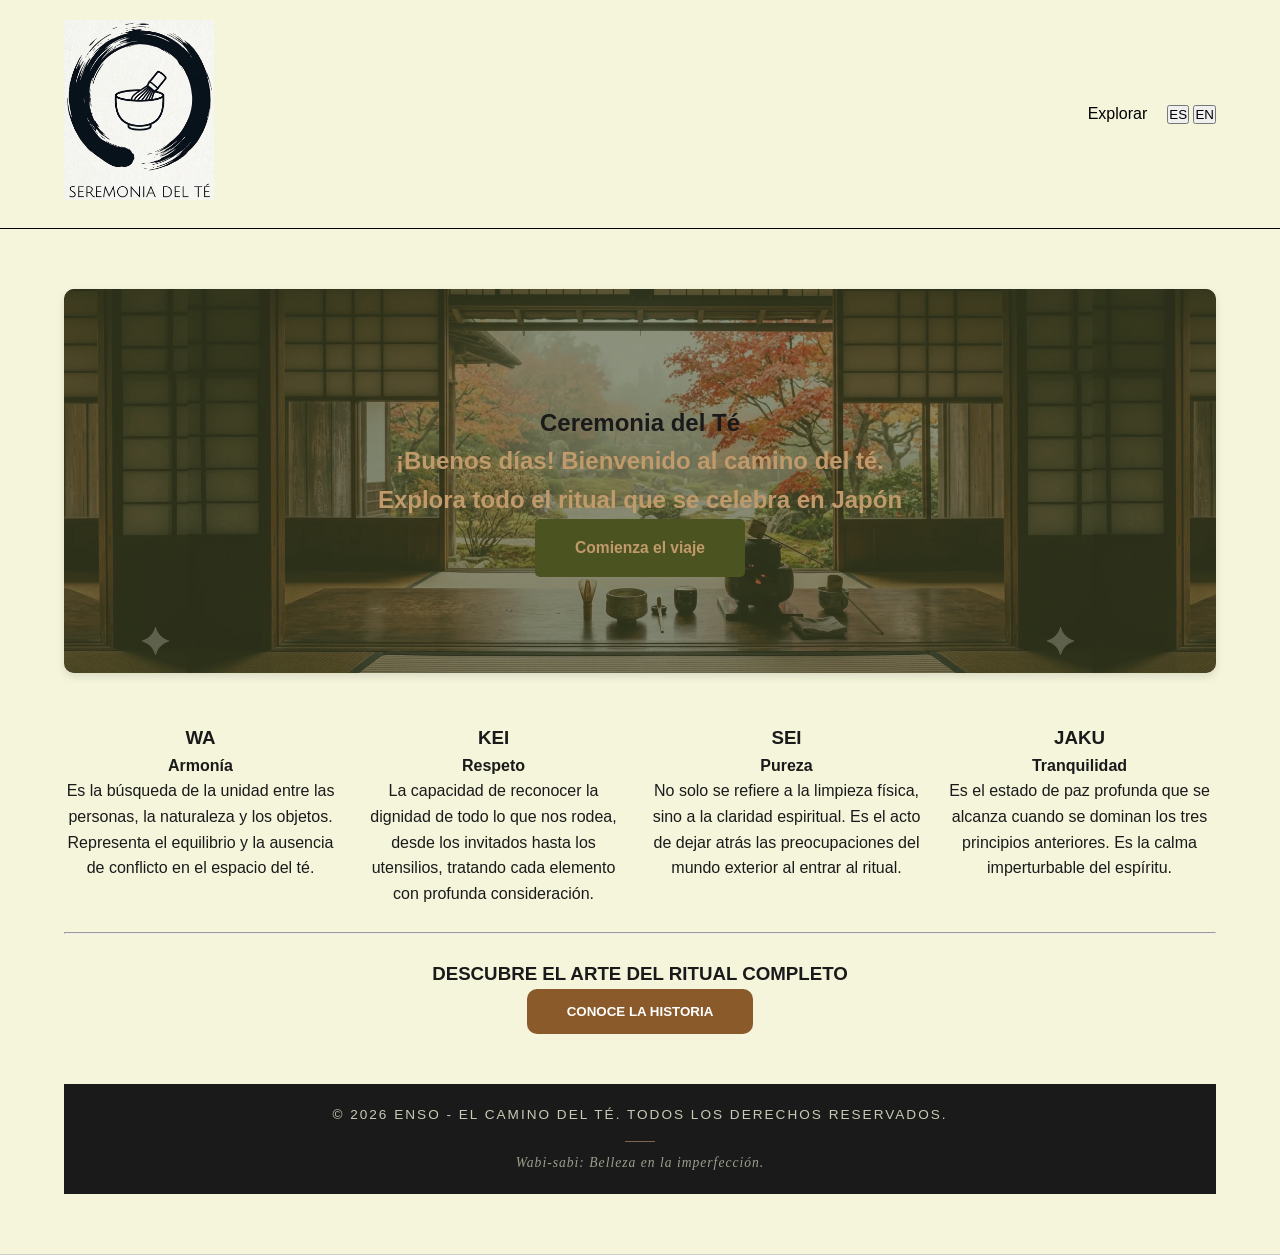
<file: index.html>
<!DOCTYPE html>
<html lang="es">
<head>
    <meta charset="UTF-8">
    <meta name="viewport" content="width=device-width, initial-scale=1.0">
    <title>Enso - Ceremonia del Té</title>
    <link rel="stylesheet" href="./css/styles.css">
</head>
<body>

    <header>
        <nav class="navbar">
            <div><img src="./Images/enso.webp" class="logo" alt="logo general de la página web, representa recipiente donde se prepara el matcha"></div>
            <ul class="nav-links">
                
                <li class="dropdown">
                    <a href="javascript:void(0)" class="dropbtn" data-section="header-index" data-value="explorar">Explorar</a>
                    <div class="dropdown-content">
                        <a href="./html/Historia.html" data-section="header-index" data-value="historia">Historia</a>
                        <a href="./html/ritual.html" data-section="header-index" data-value="ritual">Ritual</a>
                        <a href="./html/utencilios.html" data-section="header-index" data-value="utensilios">Utensilios</a>
                    </div>
                </li>
                <div>
                <button data-language="es">ES</button>
                <button data-language="en">EN</button>
                </div>
            </ul>
        </nav>
    </header>

    <section id="inicio">
        <div class="principal_img" >
        
    <h1 class="Colortext_Title" data-section="texts" data-value="title"> Ceremonia del Té</h1>
    <h2 id="saludo-dinamico" class="Colortext_secondary" data-section="saludos" data-value=""></h2>
    <h2 class="Colortext_secondary" data-section="texts" data-value="subtitle">Explora todo el ritual que se celebra en Japón</h2>

            <button class="btn-primary" onclick="window.location.href='./html/Historia.html'"><h3 class="Colortext_secondary" data-section="texts" data-value="button_1">Comienza el viaje</h3></button>
        </div>
        <div class="four-principles">
            <div>
                <h3>WA</h3>
                <p><b data-section="texts" data-value="wa">Armonía</b></p>
                <p data-section="texts" data-value="text_1">Es la búsqueda de la unidad entre las personas, la naturaleza y los objetos. Representa el equilibrio y la ausencia de conflicto en el espacio del té.</p>
            </div>
            <div>
                <h3 >KEI</h3>
                <p><b data-section="texts" data-value="KEI">Respeto</b></p>
                <p data-section="texts" data-value="text_2">La capacidad de reconocer la dignidad de todo lo que nos rodea, desde los invitados hasta los utensilios, tratando cada elemento con profunda consideración.</p>
            </div>
            <div>
                <h3>SEI</h3>
                <p><b data-section="texts" data-value="SEI">Pureza</b></p>
                <p data-section="texts" data-value="text_3">No solo se refiere a la limpieza física, sino a la claridad espiritual. Es el acto de dejar atrás las preocupaciones del mundo exterior al entrar al ritual.</p>
            </div>
            <div>
                <h3>JAKU</h3>
                <p><b data-section="texts" data-value="JAKU">Tranquilidad</b></p>
                <p data-section="texts" data-value="text_4">Es el estado de paz profunda que se alcanza cuando se dominan los tres principios anteriores. Es la calma imperturbable del espíritu.</p>
            </div>
        </div>
<br><hr> <br>
        <div >
            <h3 data-section="texts" data-value="subtitle_2">DESCUBRE EL ARTE DEL RITUAL COMPLETO</h3>
            <button class="btn-secondary"onclick="window.location.href='./html/Historia.html'" data-section="texts" data-value="button_2">CONOCE LA HISTORIA</button>
        </div>
   
<footer class="footer">
    <div class="footer-content">
        <p data-section="footer" data-value="text_1">&copy; 2026 Enso - El Camino del Té. Todos los derechos reservados.</p>
        <p data-section="footer" data-value="text_2">Wabi-sabi: Belleza en la imperfección.</p>
    </div>
</footer>

        <script src="./javaScript/Main.js"></script>

</body> 
</section>
    
</html>
</file>
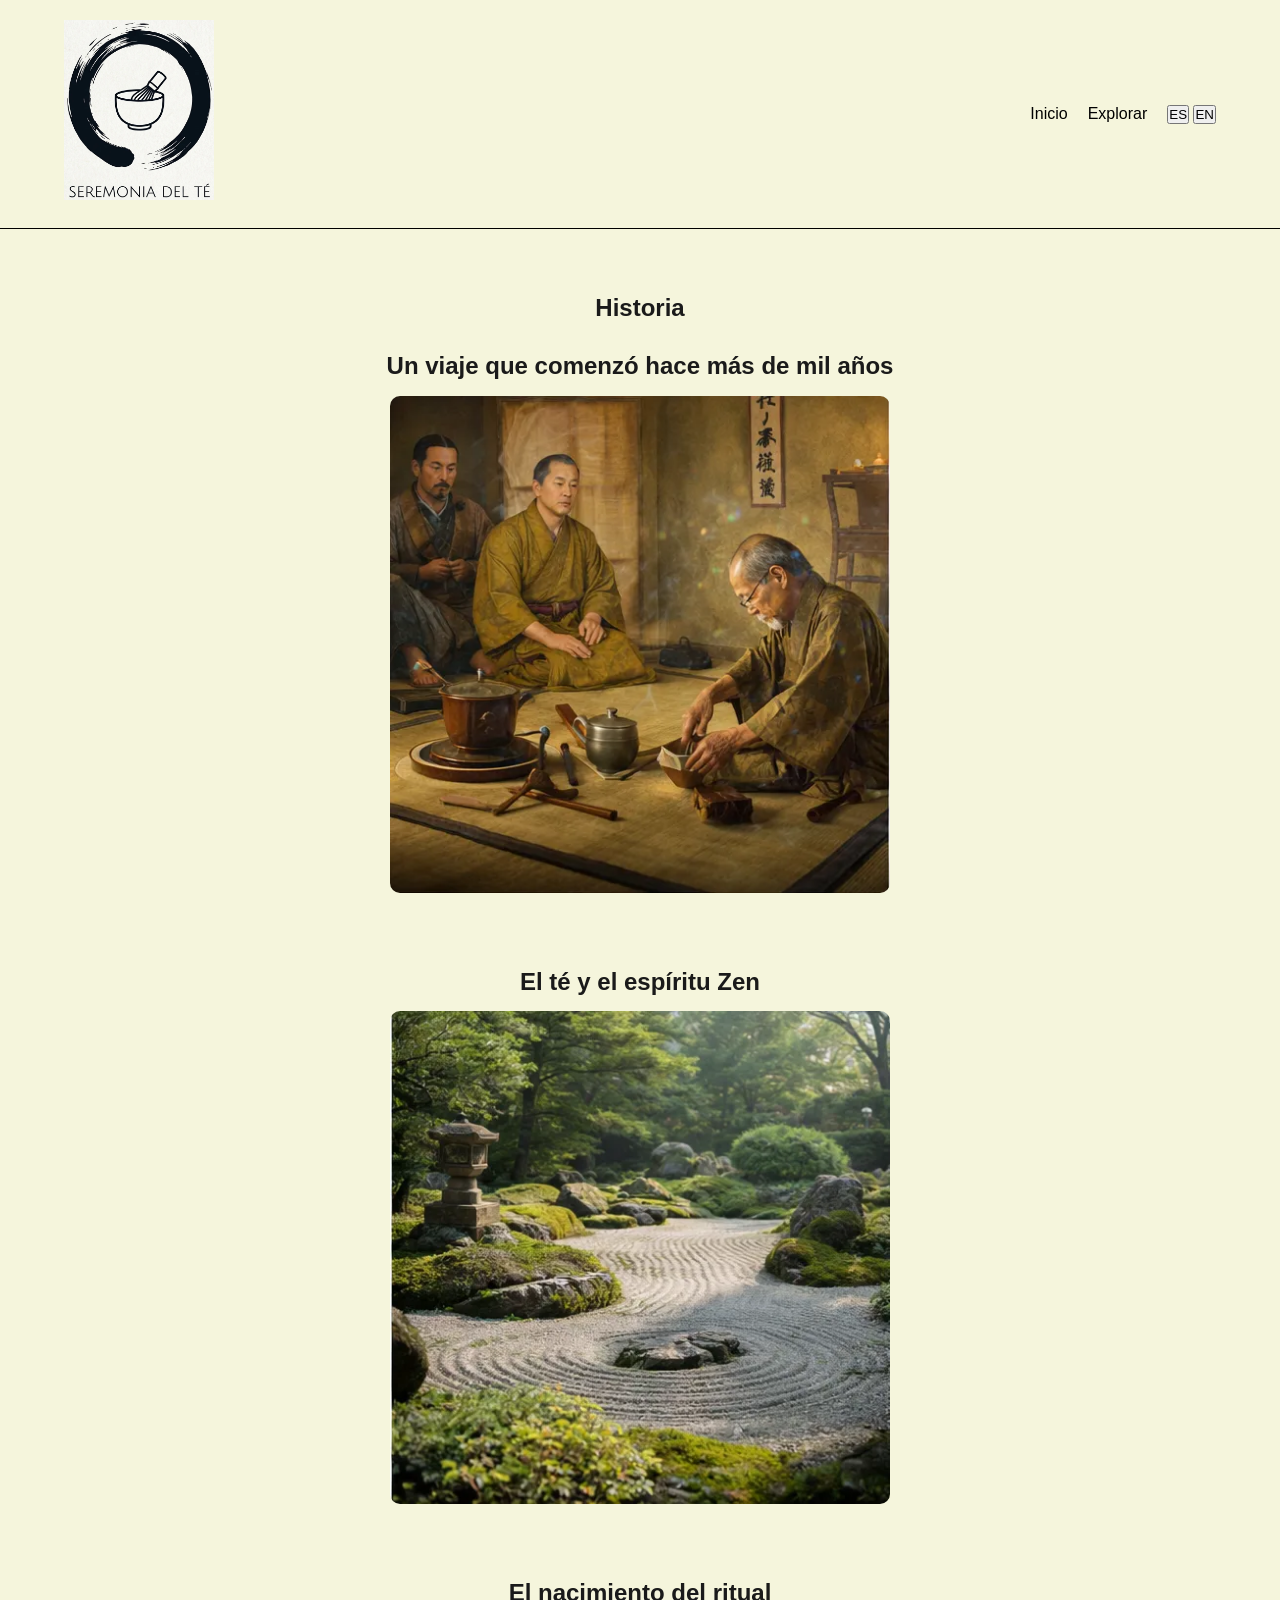
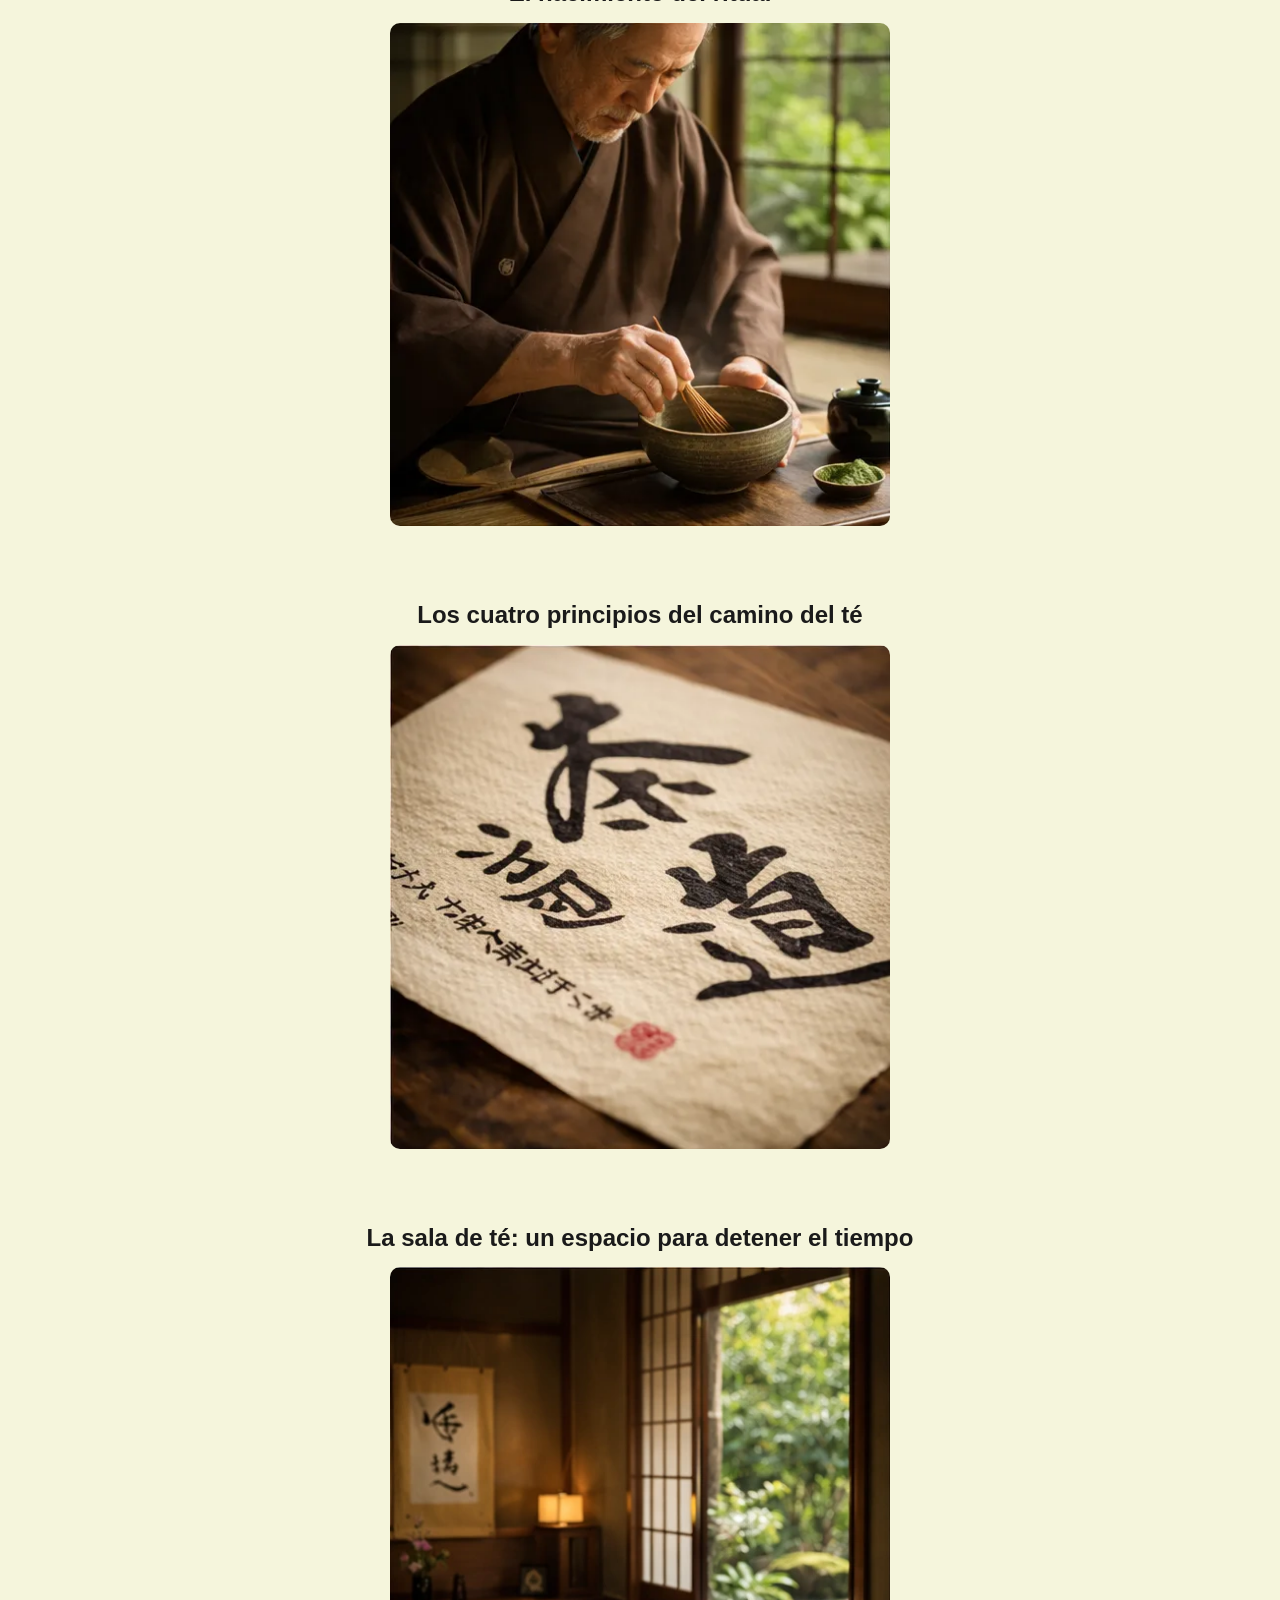
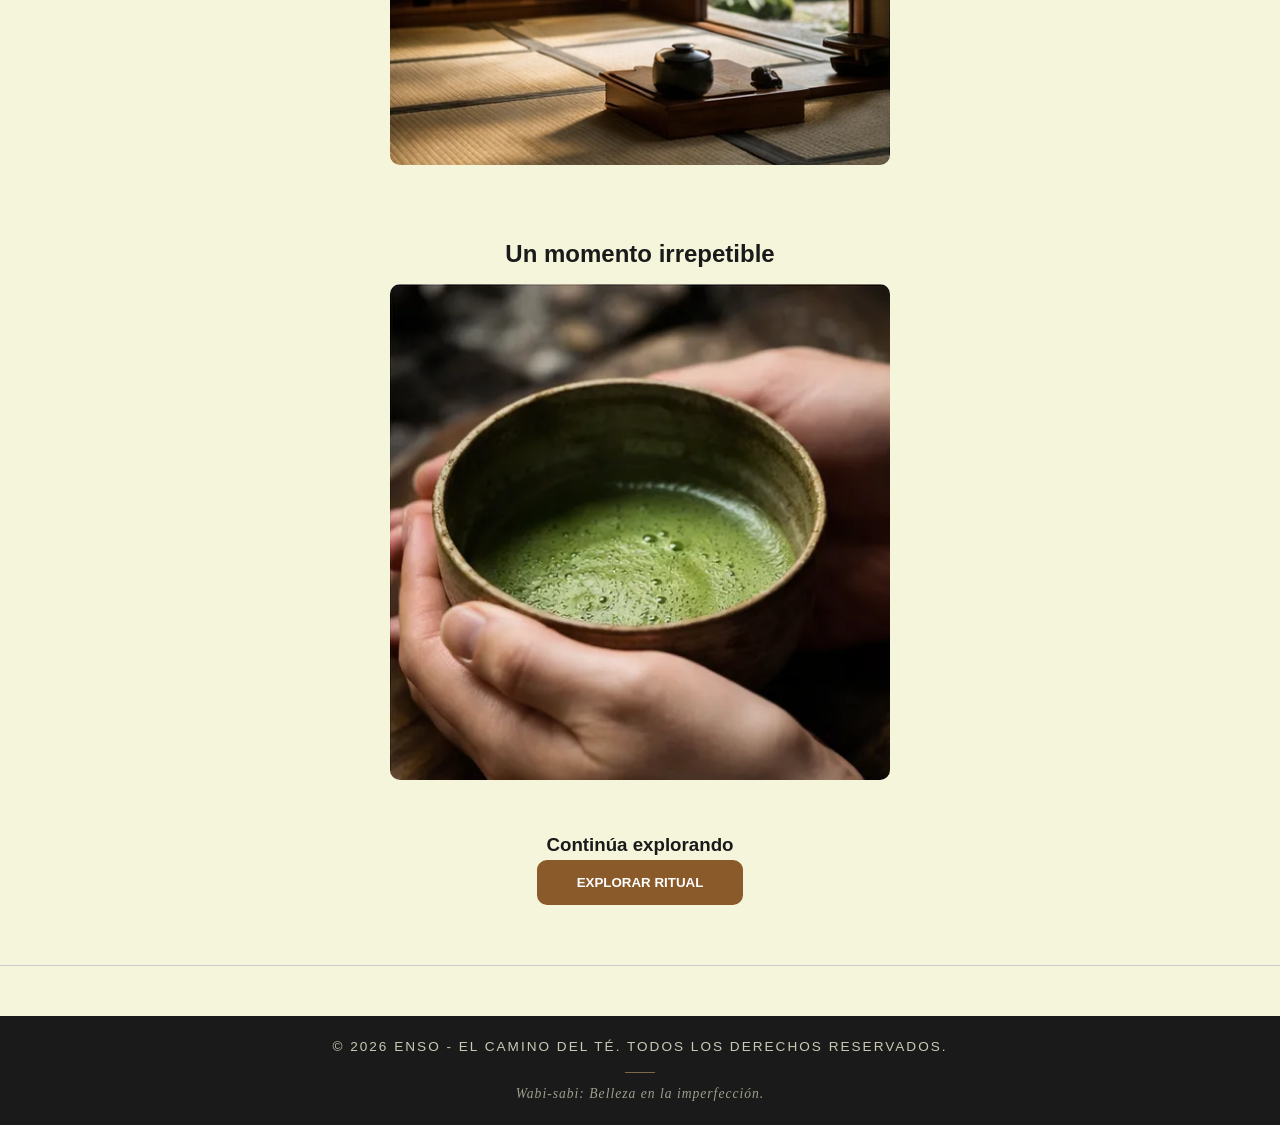
<file: html/Historia.html>
<!DOCTYPE html>
<html lang="es">
<head>
    <meta charset="UTF-8">
    <meta name="viewport" content="width=device-width, initial-scale=1.0">
    <title>Enso - Ceremonia del Té</title>
    <link rel="stylesheet" href="../css/styles.css">
</head>
<body>

    <header>
        <nav class="navbar">
            <div><img src="../Images/enso.webp" class="logo" alt="logo general de la página web, representa recipiente donde se prepara el matcha"></div>
            <ul class="nav-links">
                <li><a href="../index.html" data-section="header-index" data-value="inicio">Inicio</a></li>
                <li class="dropdown">
                    <a href="javascript:void(0)" class="dropbtn" data-section="header-index" data-value="explorar">Explorar</a>
                    <div class="dropdown-content">
                        <a href="ritual.html" data-section="header-index" data-value="ritual">Ritual</a>
                        <a href="utencilios.html" data-section="header-index" data-value="utensilios">Utensilios</a>
                    </div>
                </li>
                 <div>
                <button data-language="es">ES</button>
                <button data-language="en">EN</button>
                </div>
            </ul>
        </nav>
    </header>

    <section id="Historia" >
        <h1 data-section="historia" data-value="title">Historia</h1>
        <article class="step-card">
            <h2 data-section="historia" data-value="subtitle_1">Un viaje que comenzó hace más de mil años</h2>
            <div class="historia-img-container">
                <img src="../Images/historia.webp" class="historia-img" alt="Imagen ilustrativa, muestra a varias personas realizando el ritual del té"
                onclick="toggleHistoria('historia-1')">
                </div>
        
<div id="historia-1" class="texto-desplegable" >
            <p data-section="historia" data-value="historia-1">La ceremonia del té japonesa, conocida como <b>Chadō o Sadō (茶道)</b>, significa literalmente <b>“El Camino del Té”</b>. Más que una simple bebida,
            representa una filosofía de vida basada en la <b>calma, el respeto y la atención al momento presente</b>.<br>
El té llegó a Japón alrededor del <b>siglo IX</b>, traído desde China por monjes budistas que viajaban en busca de conocimiento espiritual. Durante sus largas horas de meditación, el té les ayudaba a mantenerse despiertos y concentrados.
Con el tiempo, lo que comenzó como una práctica simple se transformó en un ritual refinado lleno de simbolismo, estética y espiritualidad.</p>
</div>         
 </article>
 <article class="step-card">
            <h2 data-section="historia" data-value="subtitle_2">El té y el espíritu Zen</h2>
            <div class="historia-img-container">
                <img src="../Images/zen.webp" class="historia-img" alt="Imagen que muestra un jardín Zen japonés"
                onclick="toggleHistoria('historia-2')">
            </div>
    <div id="historia-2" class="texto-desplegable">
            <p  data-section="historia" data-value="historia_2">
Durante el <b>siglo XII</b> , el monje <b>Eisai</b> introdujo el té verde en polvo conocido como <b>matcha</b> en Japón. Este tipo de té se convirtió rápidamente en una bebida popular entre los monjes Zen.
Para los practicantes del budismo Zen, preparar y beber té era más que un hábito:
Era una forma de meditación en movimiento.
Cada gesto —desde limpiar los utensilios hasta servir el cuenco— debía realizarse con atención plena y tranquilidad.
Este enfoque espiritual comenzó a influir en la cultura japonesa, sentando las bases de lo que más tarde se convertiría en la ceremonia del té.
            </p>
    </div>           
        </article>

        <article class="step-card">
            <h2 data-section="historia" data-value="subtitle_3">El nacimiento del ritual</h2>
            <div class="historia-img-container">
                <img src="../Images/preparacion.webp" class="historia-img" alt="Un hombre preparando el té"
                onclick="toggleHistoria('historia-3')">
            </div>
            
            <p id="historia-3" class="texto-desplegable" data-section="historia" data-value="historia_3">
Durante los siglos XIV y XV, el té dejó de ser solo una bebida de monasterio y comenzó a practicarse en reuniones sociales entre samuráis, nobles y artistas.
Pero fue el maestro <b>Sen no Rikyū</b> (1522–1591) quien transformó el ritual del té en una verdadera filosofía estética y espiritual.
Rikyū introdujo principios que aún definen la ceremonia del té moderna:
simplicidad
naturalidad
humildad
armonía con el entorno
También promovió la estética del <b>Wabi-sabi</b>, que celebra la belleza de lo simple, lo imperfecto y lo efímero.
</p>
</article>
        <article class="step-card">
            <h2 data-section="historia"  data-value="subtitle_4">Los cuatro principios del camino del té</h2>
            <div class="historia-img-container">
                <img src="../Images/simbolojapones.webp" class="historia-img" alt="Símbolo japonés que traduce al español, camino del té "
                onclick="toggleHistoria('historia-4')">
            </div>
           <p id="historia-4" class="texto-desplegable" data-section="historia" data-value="text_1">
Toda ceremonia del té se basa en cuatro principios fundamentales establecidos por Sen no Rikyū:
<b><i>WA </i>(和) — Armonía</b>
La relación equilibrada entre personas, naturaleza y objetos.
<b><i>KEI</i> (敬) — Respeto</b>
El reconocimiento sincero del valor de cada persona presente.
<b><i>SEI</i> (清) — Pureza</b>
La limpieza física y espiritual del espacio y del corazón.
<b><i>JAKU</i> (寂) — Tranquilidad</b>
El estado de paz interior que surge cuando los tres principios anteriores se practican.
Estos principios no solo guían la ceremonia del té, sino también una forma de vivir con conciencia y serenidad.
           </p>
        </article>

<article class="step-card">
            <h2 data-section="historia"  data-value="subtitle_5">La sala de té: un espacio para detener el tiempo</h2>
            <div class="historia-img-container">
                <img src="../Images/casadelte.webp"class="historia-img" alt="Imagen de una construcción típica japonesa"
                onclick="toggleHistoria('historia-5')">
            </div>
            
            <p id="historia-5" class="texto-desplegable" data-section="historia" data-value="text_2">La ceremonia del té se realiza tradicionalmente en una pequeña sala llamada <b>Chashitsu</b>.
Este espacio está diseñado para transmitir calma:
paredes simples
materiales naturales
iluminación suave
decoración mínima
Los invitados entran por una puerta baja que obliga a inclinarse ligeramente, recordando que todos son iguales dentro del ritual, sin importar su estatus social.
Dentro de la sala, el tiempo parece desacelerarse.
</p>
</article>

        <article class="step-card">
            <h2 data-section="historia" data-value="subtitle_6">Un momento irrepetible</h2>
            <div class="historia-img-container">
                <img src="../Images/cuencodete.webp" class="historia-img" alt="Imagen de unas manos sosteniendo el cuenco con té en su interior."
                onclick="toggleHistoria('historia-6')">
            </div>
            
            <p id="historia-6" class="texto-desplegable" data-section="historia" data-value="text_3">
Existe un concepto japonés profundamente ligado a la ceremonia del té:
<b><i>Ichigo Ichie</i> (一期一会)</b>
Significa:
<i>“Un encuentro, una oportunidad.”</i>
Cada ceremonia del té es única y nunca volverá a repetirse exactamente igual.
Por eso, tanto el anfitrión como los invitados deben vivir el momento con total atención y gratitud.
Beber el té se convierte así en un recordatorio de algo esencial:
cada instante de la vida es irrepetible.
            </p>
        </article>
        <div >
            <h3 data-section="historia" data-value="subtitle_7">Continúa explorando</h3>
            <button class="btn-secondary"onclick="window.location.href='ritual.html'" data-section="historia" data-value="button_1">EXPLORAR RITUAL</button>
        </div>

    </section>

    <footer class="footer">
    <div class="footer-content" >
        <p data-section="footer" data-value="text_1">&copy; 2026 Enso - El Camino del Té. Todos los derechos reservados.</p>
        <p data-section="footer" data-value="text_2">Wabi-sabi: Belleza en la imperfección.</p>
    </div>
</footer>

    <script src="../javaScript/main_2.js"></script>

</body>
</html>
</file>
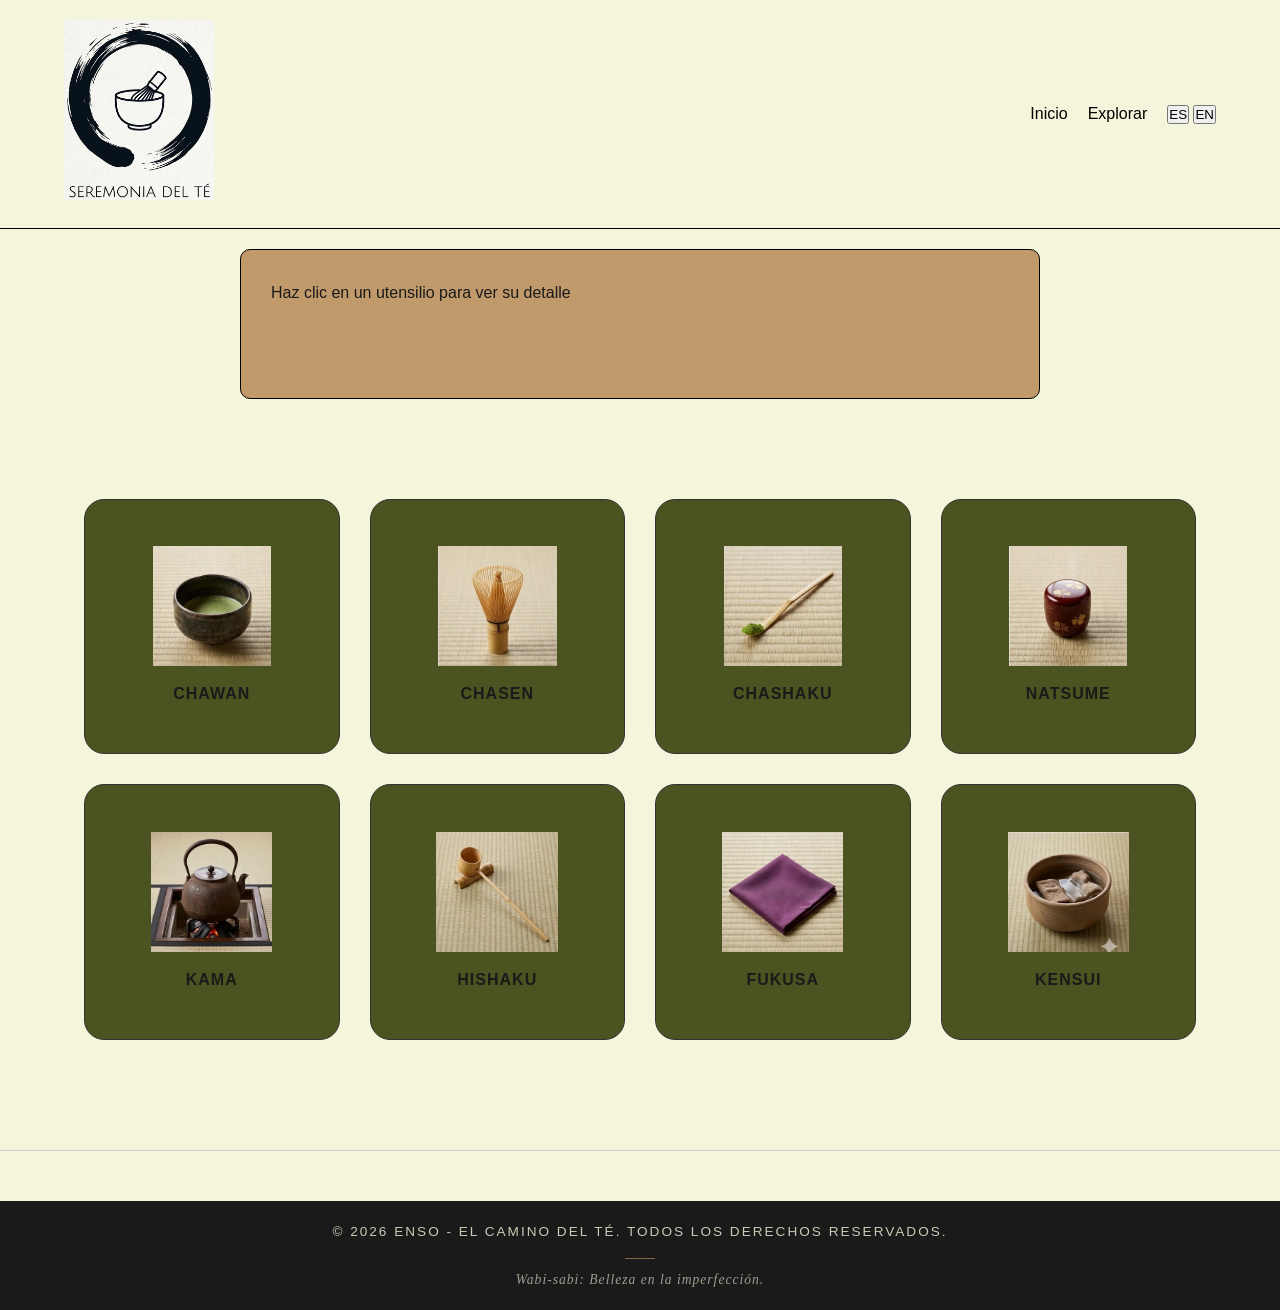
<file: html/utencilios.html>
<!DOCTYPE html>
<html lang="es">
<head>
    <meta charset="UTF-8">
    <meta name="viewport" content="width=device-width, initial-scale=1.0">
    <title>Enso - Ceremonia del Té</title>
    <link rel="stylesheet" href="../css/styles.css">
</head>
<body>

    <header>
        <nav class="navbar">
            <div><img src="../Images/enso.webp" class="logo" alt="logo general de la página web, representa recipiente donde se prepara el matcha"></div>
            <ul class="nav-links">
                <li><a href="../index.html" data-section="header-index" data-value="inicio">Inicio</a></li>
                <li class="dropdown">
                    <a href="javascript:void(0)" class="dropbtn" data-section="header-index" data-value="explorar">Explorar</a>
                    <div class="dropdown-content">
                        <a href="Historia.html" data-section="header-index" data-value="historia">Historia</a>
                        <a href="ritual.html" data-section="header-index" data-value="ritual">Ritual</a>
                    </div>
                </li>
                <div>
                <button data-language="es">ES</button>
                <button data-language="en">EN</button>
                </div>
            </ul>
        </nav>
    </header>

<div id="detalle-utensilio" class="info-container" >
    <div class="placeholder-vacio">
        <p data-section="utensilios" data-value="text_1">Haz clic en un utensilio para ver su detalle</p>
    </div>
</div>
   <section>
    <div class="grid-gallery">
    <div class="utensilio-item" onclick="mostrarDetalle('CHAWAN','Cuenco de té. Recipiente donde se prepara y sirve el matcha ceremonial.')">
        <span class="utensilio-desc-pc" data-section="utensilios" data-value="text_2">Cuenco de té. Recipiente donde se prepara y sirve el matcha ceremonial</span>
        <img src="../Images/chawan.webp" alt="Cuenco donde se sirve el té">
        <p>CHAWAN</p>
    </div>
    
    <div class="utensilio-item" onclick="mostrarDetalle('CHASEN', 'Batidor de bambú. Se utiliza para batir el té hasta obtener una espuma perfecta.')">
       <span class="utensilio-desc-pc" data-section="utensilios" data-value="text_3">Batidor de bambú. Se utiliza para batir el té hasta obtener una espuma perfecta</span>
        <img src="../Images/chasen.webp" alt="batidor hecho de bambú">
        <p>CHASEN</p>
    </div>

<div class="utensilio-item" onclick="mostrarDetalle('CHASHAKU', 'Cucharilla de bambú. Se utiliza para medir y colocar la cantidad exacta de matcha en el cuenco.')">
      <span class="utensilio-desc-pc" data-section="utensilios" data-value="text_4">Cucharilla de bambú. Se utiliza para medir y colocar la cantidad exacta de matcha en el cuenco</span>  
    <img src="../Images/chashaku.webp" alt="Cuchara de bambú">
        <p>CHASHAKU</p>
    </div>

    <div class="utensilio-item" onclick="mostrarDetalle('NATSUME', 'Recipiente para el té. Generalmente de madera lacada, guarda el té en polvo antes de ser servido.')">
       <span class="utensilio-desc-pc" data-section="utensilios" data-value="text_5">Recipiente para el té. Generalmente de madera lacada, guarda el té en polvo antes de ser servido</span>
        <img src="../Images/natsume.webp" alt="recipiente donde se guarda sellado, el té">
        <p>NATSUME</p>
    </div>

    <div class="utensilio-item" onclick="mostrarDetalle('KAMA', 'Olla de hierro. Se usa para hervir el agua sobre el brasero durante la ceremonia.')">
        <span class="utensilio-desc-pc" data-section="utensilios" data-value="text_6">Olla de hierro. Se usa para hervir el agua sobre el brasero durante la ceremonia</span>
        <img src="../Images/kama.webp" alt="olla de hierro para hervir el agua">
        <p>KAMA</p>
    </div>

    <div class="utensilio-item" onclick="mostrarDetalle('HISHAKU', 'Cazo de bambú. Posee un mango largo y sirve para verter el agua caliente en el Chawan.')">
        <span class="utensilio-desc-pc" data-section="utensilios" data-value="text_7">Cazo de bambú. Posee un mango largo y sirve para verter el agua caliente en el Chawan</span>
        <img src="../Images/hishaku.webp" alt="utecilio de bambú que se usa para verter agua caliente">
        <p>HISHAKU</p>
    </div>

    <div class="utensilio-item" onclick="mostrarDetalle('FUKUSA', 'Paño de seda. Utilizado por el anfitrión para la purificación simbólica de los utensilios.')">
        <span class="utensilio-desc-pc" data-section="utensilios" data-value="text_8">Paño de seda. Utilizado por el anfitrión para la purificación simbólica de los utensilios</span>
        <img src="../Images/fukusa.webp" alt="pañp hecho de seda">
        <p>FUKUSA</p>
    </div>

    <div class="utensilio-item" onclick="mostrarDetalle('KENSUI', 'Recipiente de descarte. Aquí se vierte el agua utilizada para enjuagar el cuenco.')">
        <span class="utensilio-desc-pc" data-section="utensilios" data-value="text_9">Recipiente de descarte. Aquí se vierte el agua utilizada para enjuagar el cuenco</span>
        <img src="../Images/kensui.webp" alt="recipiente para verter agua">
        <p>KENSUI</p>
    </div>
</div>

   </section>

   <footer class="footer">
    <div class="footer-content">
        <p data-section="footer" data-value="text_1">&copy; 2026 Enso - El Camino del Té. Todos los derechos reservados.</p>
        <p data-section="footer" data-value="text_2">Wabi-sabi: Belleza en la imperfección.</p>
    </div>
</footer>


<script src="../javaScript/main_2.js"></script>
   <script src="../javaScript/utencilios.js"></script>

 

</body> 
  
</html>
</file>
<file: css/styles.css>
/* Configuración General */
* {
    margin: 0;
    padding: 0;
    box-sizing: border-box;
    font-family: 'Segoe UI', Tahoma, Geneva, Verdana, sans-serif;
}

body {
    background-color: #F5F5DC ;
    color: #1A1A1A;
    line-height: 1.6;
/*actualizaciones*/
height: 100%;
width: 100vw;
display: block;
justify-content: center;
align-items: center;
min-height: 100vh;
min-height: 100dvh;

}

/* Navegación */
header {
    position:relative;
    z-index:1000;
    border-bottom: 1px solid #000;
    padding: 20px 5%;
}

.navbar {
    display: flex;
    justify-content: space-between;
    align-items: center;
}

.logo {
font-size: 1rem; /* Evitar tamaños extremadamente pequeños (5px) */
    width: 150px;
    height: auto;

}
.Colortext_secondary{
color: #C19A6B;

}
.Colortext_Title{
    color: #1A1A1A;
}

.nav-links {
    list-style: none;
    display: flex;
    gap: 20px;
}

.nav-links a {
    text-decoration: none;
    color: #000;
}

/* Fondo principal*/
.principal_img{
position: relative;
background-repeat: no-repeat;

/*actualizaciones*/
justify-content: center;
height: 30vw;
width:90vw;
display: block;
padding: 10%;
background: url(../Images/Pagina_principal.webp) center center;
text-align: center;
border-radius: 10px;
box-shadow: 0 4px 8px rgba(0, 0, 0,0.1);
background-size: contain;
overflow: hidden;

}

.principal_img::before{
content: "";
position: absolute;
inset: 0;
background: rgba(73, 78, 42, 0.6);
border-radius: 10px;
}
.principal_img *{
    position: relative;
    z-index:1 ;
}
/*Contenedor principal, sentrar imagen*/
.contenedor_principal{
    text-align: center;
    padding: 20px;
    background-color: transparent;
}

/* Placeholders de Imágenes */
.placeholder-img {
    border: 1px solid #000;
    border-radius: 10px;
    display: flex;
    align-items: center;
    justify-content: center;
    background: #4B5320;
    margin: 10px auto;
    padding: 10px;
    max-width: 300px;
}

/* BOTONES */
.btn-primary {
    background-color: #4B5320;
    border: none;
    padding: 20px 40px;
    border-radius: 5px;
    cursor: pointer;
    transition: transform 0.3s ease, box-shadow 0.3s ease, filter 0.3s ease;
}
.btn-primary:hover{
transform: scale(1.1); /* Agranda el botón un 10% */
    box-shadow: 0 8px 15px rgba(0, 0, 0, 0.2); /* Añade una sombra para dar profundidad */
    filter: brightness(1.1); /* Le da un toque de brillo extra */
}

.btn-secondary {

  background-color: #8B5A2B; /* Un tono más oscuro de café */
    color: #FFFFFF; /* Texto blanco para legibilidad */
    border: none;
    padding: 15px 40px;
    border-radius: 10px;
    cursor: pointer;
    text-transform: uppercase;
    font-weight: bold;
    transition: transform 0.3s ease, box-shadow 0.3s ease, filter 0.3s ease;

}
.btn-secondary:hover{
    transform: scale(1.1); /* Agranda el botón un 10% */
    box-shadow: 0 8px 15px rgba(0, 0, 0, 0.2); /* Añade una sombra para dar profundidad */
    filter: brightness(1.1); /* Le da un toque de brillo extra */
}
/* ///FIN DE BOTONES/// */
/* Secciones */
section {
    padding: 60px 5%;
    text-align: center;
    border-bottom: 1px solid #ccc;
}

/* Homepage: Cuatro Principios */
.four-principles {
    display: grid;
    grid-template-columns: repeat(auto-fit, minmax(150px, 1fr));
    gap: 20px;
    margin-top: 50px;
}

/* Ritual: Pasos */
.step-card {
    margin-bottom: 50px;
    padding-top: 20px;
}
.step-card:hover h2 {
    transform: scale(1.1) translateY(-15px);
    color: #C19A6B;
}
.red-text {
    color: #d9534f;
}

/* Utensilios: Galería */
.grid-gallery {
    display: grid;
    grid-template-columns: repeat(auto-fit, minmax(200px,1fr));
    gap: 100px;
    margin: 20px;
}


.utensilio-item:hover {
    background: #f0f0f0;
}



/* Contenedor principal de la galería */
.gallery-section {
    padding: 40px 5%;
    max-width: 1000px; /* Evita que se estire demasiado en pantallas gigantes */
    margin: 0 auto;    /* Centra toda la sección en la pantalla */
}

/* La cuadrícula (Grid) */
.grid-gallery {
    display: grid;
    /* Crea columnas de al menos 200px que se ajustan solas */
    grid-template-columns: repeat(auto-fit, minmax(200px, 1fr)); 
    gap: 30px;         /* Espacio entre los cuadros */
    justify-content: center;
    margin-bottom: 50px;
}

/* Cada tarjeta de utensilio */
.utensilio-item {
    border: 1px solid #333;
    border-radius: 20px; /* Bordes redondeados como en tu wireframe */
    padding: 20px;
    display: flex;
    flex-direction: column;
    align-items: center;    /* Centra el contenido horizontalmente */
    justify-content: center; /* Centra el contenido verticalmente */
    background-color: #4B5320;
    cursor: pointer;
    transition: all 0.3s ease;
    aspect-ratio: 1 / 1;    /* Hace que los cuadros sean cuadrados perfectos */
}

/* Efecto al pasar el mouse */
.utensilio-item:hover {
    background-color: #f9f9f9;
    transform: translateY(-5px); /* Se eleva un poco */
    box-shadow: 0 5px 15px rgba(0,0,0,0.1);
}

/* Ajuste de las imágenes dentro de la galería */
.utensilio-item img {
    width: 80%;
    height: auto;
    max-height: 120px;
    object-fit: contain; /* Evita que la imagen se deforme */
    margin-bottom: 15px;
}

.utensilio-item p {
    font-weight: bold;
    letter-spacing: 1px;
    margin: 0;
}

/* Cuadro de información (el de abajo) */
.info-container {
    margin: 20px auto;
    padding: 30px;
    border: 1px solid #000;
    border-radius: 10px;
    background-color: #C19A6B;
    max-width: 800px;
    min-height: 150px;
}

/* Diseño responsivo para el cuadro de info */
.info-card {
    display: flex;
    flex-wrap: wrap; /* Si no hay espacio, la imagen se pone arriba del texto */
    gap: 20px;
    align-items: center;
    justify-content: center;
}

.info-img-box img {
    width: 120px;
    border-radius: 10px;
}

/* Estilos para el dropdown */
.lang-selector { position: relative; cursor: pointer; }
.dropdown-content {
    position: absolute;
    background: #F5F5DC;
    border: 1px solid #C19A6B;
    list-style: none;
    padding: 10px;
    top: 100%;
    left: 0;
    z-index: 100;
}

/* Transición suave para el Slider */
.principal_img {
    transition: background-image 0.8s ease-in-out;
}
/*   //////////////////////////Nuevo 11:07 am 10/05/2026     */
/* footer de la página*/
.footer {
    background-color: #1A1A1A;
    color: #F5F5DC;
    text-align: center;
    padding: 20px 0;
    margin-top: 50px;
}

/* Contenedor principal del contenido del footer */
.footer-content {
    max-width: 1200px;      /* Evita que el texto se estire demasiado en monitores grandes */
    margin: 0 auto;         /* Centra el bloque en la pantalla */
    padding: 0 20px;        /* Espacio de seguridad en los bordes para móviles */
    display: flex;
    flex-direction: column; /* Alinea los párrafos uno sobre otro */
    gap: 15px;              /* Espacio elegante entre las líneas de texto */
}

/* Estilo para los párrafos dentro del footer */
.footer-content p {
    font-size: 0.85rem;     /* Tamaño ligeramente menor para que se vea discreto */
    letter-spacing: 2px;    /* Aumenta el espacio entre letras (da un aire premium/limpio) */
    text-transform: uppercase; /* Convierte a mayúsculas para un look más arquitectónico */
    opacity: 0.8;           /* Suaviza el color para que no brille demasiado sobre el negro */
}

/* Estilo especial para la frase final (Wabi-sabi) */
.footer-content p:last-child {
    font-family: 'Georgia', serif; /* Una fuente con serifa para el lema filosófico */
    text-transform: none;   /* Quitamos las mayúsculas para que se vea más natural */
    font-style: italic;     /* Cursiva para enfatizar el concepto */
    letter-spacing: 1px;
    opacity: 0.6;           /* Más tenue aún, como un susurro al final de la página */
}

/* Efecto opcional: Una línea sutil divisoria antes del lema */
.footer-content p:last-child::before {
    content: "";
    display: block;
    width: 30px;
    height: 1px;
    background-color: #C19A6B; /* Tu dorado/café secundario */
    margin: 0 auto 10px;      /* Centra la línea y da espacio abajo */
}

/* Estilos para  dropdown */
.dropdown { position: relative; display: inline-block; }
.dropdown-content {
    display: none;
    position: absolute;
    background-color: #F5F5DC;
    min-width: 160px;
    box-shadow: 0px 8px 16px rgba(0,0,0,0.2);
    z-index: 1;
}
.dropdown-content a {
    color: #1A1A1A;
    padding: 12px 16px;
    text-decoration: none;
    display: block;
}
/* Mostrar al poner el mouse (Desktop) */
.dropdown:hover .dropdown-content { display: block; }

/* Por defecto, ocultamos la descripción rápida */
.utensilio-desc-pc { display: none; }

@media (min-width: 1024px) {
    .utensilio-item { position: relative; }
    
    /* Al pasar el mouse, mostramos un pequeño cuadro flotante */
    .utensilio-item:hover .utensilio-desc-pc {
        display: block;
        position: absolute;
        bottom: 100%;
        background: #4B5320;
        color: white;
        padding: 10px;
        border-radius: 5px;
        font-size: 0.8rem;
        width: 150px;
        z-index: 10;
    }
    
}


/* Estilo para las imágenes de Historia */
.historia-img {
    width: 100%;
    max-width: 500px; /* Tamaño máximo en PC */
    height: auto;
    cursor: pointer;
    border-radius: 10px;
    transition: transform 0.4s cubic-bezier(0.175, 0.885, 0.32, 1.275); /* Efecto elástico */
    display: block;
    margin: 0 auto;
}

/* Efecto de agrandar al poner el mouse */
.historia-img:hover {
    transform: scale(1.08); /* Aumenta un 8% */
    box-shadow: 0 10px 20px rgba(0,0,0,0.2);
}
.historia-img-container {
    overflow: visible; /* Permite que el zoom se vea bien */
    margin-top: 10px;
}

/* Contenedor del texto que se despliega */
.texto-desplegable {
    display: none; /* Oculto por defecto */
    margin-top: 20px;
    padding: 20px;
    background-color: rgba(255, 255, 255, 0.6); /* Fondo semi-transparente */
    border-left: 4px solid #C19A6B; /* Detalle dorado lateral */
    border-radius: 0 10px 10px 0;
    animation: fadeInDown 0.5s ease; /* Animación de entrada */
}

/* Animación para que el texto aparezca suavemente */
@keyframes fadeInDown {
    from { opacity: 0; transform: translateY(-10px); }
    to { opacity: 1; transform: translateY(0); }
}

/* Adaptación para móviles */
@media (max-width: 768px) {
    .historia-img {
        max-width: 100%; /* Ocupa todo el ancho en celulares */
    }
    
    .texto-desplegable {
        padding: 15px;
        font-size: 0.95rem;
    }
}

/*///////////////////////////////////////////////////////////*/

/* Responsive */
@media (max-width: 768px) {

    .navbar{
        flex-direction: column;
        align-items:center;
    }
    .nav-links { display: flex; 
                   flesx-wrap:wrap;
                justify-content:center;
                padding:10px 0;
               } /* Simplificación para móvil */
    .grid-gallery { grid-template-columns: 1fr;
                    gap: 20px; }
    .principal_img {
        height: auto;
        padding: 20% 5%;
        width: 100%;
    }

    .info-card {
        flex-direction: column;
        text-align: center;
    }
}
</file>
